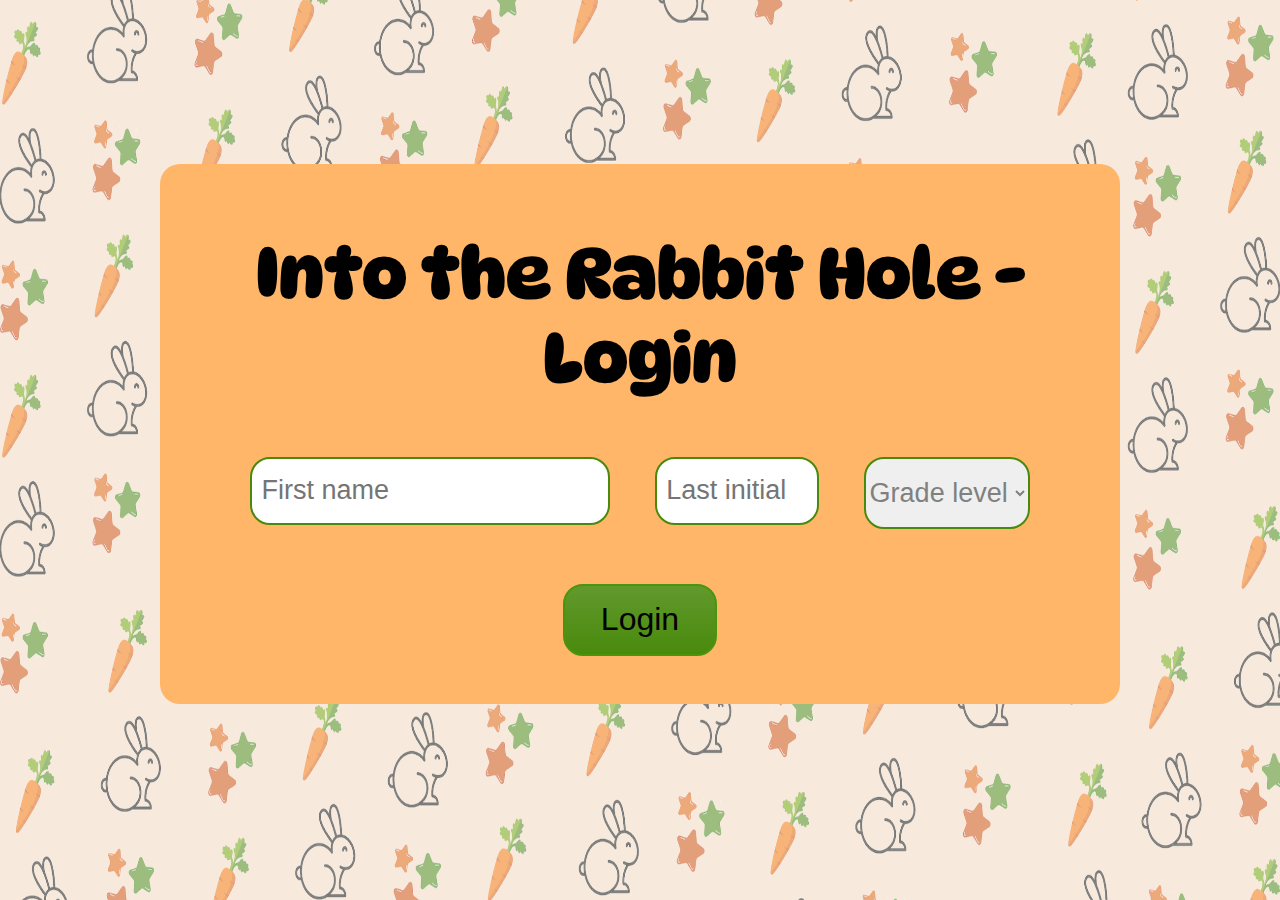
<file: index.html>
<!DOCTYPE html>
<html>
<head>

    <meta charset="UTF-8">
    <meta name="viewport" content="width=device-width, initial-scale=1.0">
    <title>Into the Rabbit Hole - Login</title>
    <link rel="stylesheet" href="static/css/styles.css">

    <link rel="preconnect" href="https://fonts.googleapis.com">
    <link rel="preconnect" href="https://fonts.gstatic.com" crossorigin>
    <link href="https://fonts.googleapis.com/css2?family=DynaPuff:wght@400..700&display=swap" rel="stylesheet">

</head>
<body>
  <img id="BackgroundImage" style="width: 100%; height: 100%; left: 0%; top: 0%; opacity: 50%; position: absolute" src="static/assets/ITRH_Design_Background.png" alt="Background Image" /> 

  <script>
    function changeFontColor(inputId) {
      document.getElementById(inputId).style.color = 'black';
    }

    function validateForm() {
      console.log("login was clicked")
      var input1 = document.getElementById("input1").value;
      var input2 = document.getElementById("input2").value;
      var input3 = document.getElementById("input3").value;
      if (input1.trim() === '' || input2.trim() === '' || input3.trim() === '') {
        alert("Please fill in all three fields.");
        return false;
      }

      // save current user's info to local storage
      addUser(input1, input2, input3);

      // Redirect to dfs_animation.html on successful validation
      window.location.href = 'dfs_animation.html';
  
      return false; // Prevent form submission
    }

    /**
     * Add new users to locally stored JSON object
    **/
    function addUser(firstName, lastInitial, gradeLevel) {
        // TODO: check that this is working and implement other aspects of data collection and storage in browser cookies
        // TODO: once data is saved in cookies and someone signs out, email me the data if possible so it is not lost or overriden by the next user 
        user_identifying_info = {
          fname : firstName,
          linitial : lastInitial,
          gradelevel : gradeLevel,
          logintime : Math.floor(Date.now() / 1000) // current time in seconds (time since 1970)
        }

        localStorage.setItem('userinfo', JSON.stringify(user_identifying_info));

        // set challenge level number to 1 for later use 
        localStorage.setItem('challenge_level_number', 1);
    }


  </script>

<div class="form-container">
  <h1 class="dynapuff-introTitle">Into the Rabbit Hole - Login</h1>

  <form id="stringForm" onsubmit="return validateForm()" method="post" style="text-align: left;">
    
    <div class="name-container" style="display: flex; gap: 5vh; margin-bottom: 10px;">
        <input type="text" id="input1" name="input1" placeholder="First name" required 
               oninput="changeFontColor('input1')" 
               style="flex: 1; margin-left: 10vh; width: 10vw; height: 5vh; font-size: 3vh; color: gray; border: 0.2vw solid rgba(73, 138, 12, 1); border-radius: 20px;">
        
        <input type="text" id="input2" name="input2" placeholder="Last initial" required 
               oninput="changeFontColor('input2')" 
               style="width: 11vw; height: 5vh; font-size: 3vh; color: gray; border: 0.2vw solid rgba(73, 138, 12, 1); border-radius: 20px;">

        <select id="input3" name="input3" required onchange="changeFontColor('input3')" 
          style="margin-right: 10vh; width: 13vw; height: 8vh; margin-bottom: 10px; font-size: 3vh; color: gray; left: 10%; border: 0.2vw solid rgba(73, 138, 12, 1); border-radius: 20px;">
          <option value="" style="font-size: 22px; color: gray;" disabled selected>Grade level</option>
          <option value="6" style="font-size: 22px; color: gray;">6</option>
          <option value="7" style="font-size: 22px; color: gray;">7</option>
          <option value="8" style="font-size: 22px; color: gray;">8</option>
       </select>
    </div>

    <button type="submit" style="margin: 0 auto; display: block; margin-top: 5vh; width:12vw; height: 8vh; font-family: Arial; font-size: 2.5vw; border: 0.2vw solid rgba(73, 150, 12, 1); border-radius: 20px; cursor: pointer; background-image: linear-gradient(to bottom, rgba(73, 138, 12, 0.85), rgba(73, 138, 12, 1.0));">
      Login
    </button>

  </form>
  
</div>

</body>
</html>
</file>
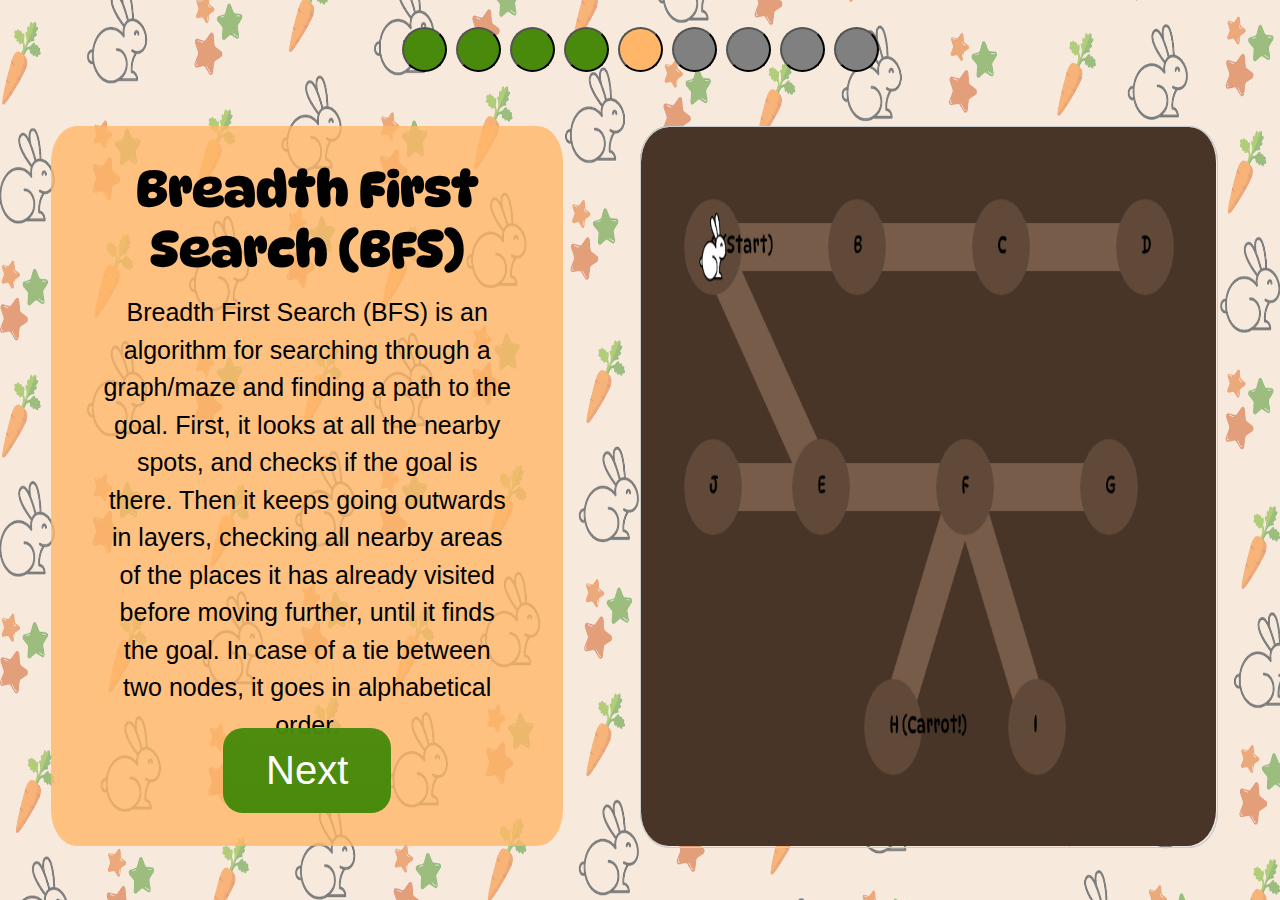
<file: bfs_animation.html>
<!DOCTYPE html>
<html lang="en">
<head>
    <meta charset="UTF-8">
    <meta name="viewport" content="width=device-width, initial-scale=1.0">
    <title>Into the Rabbit Hole - BFS 0</title>
    <link rel="stylesheet" href="static/css/styles.css">

    <link rel="preconnect" href="https://fonts.googleapis.com">
    <link rel="preconnect" href="https://fonts.gstatic.com" crossorigin>
    <link href="https://fonts.googleapis.com/css2?family=DynaPuff:wght@400..700&display=swap" rel="stylesheet">

</head>
<body data-page-id="bfs_animation">
    <img id="BackgroundImage" style="width: 100%; height: 100%; left: 0%; top: 0%; opacity: 50%; position: absolute" src="static/assets/ITRH_Design_Background.png" alt="Background Image" /> 

    <div style="display: flex; gap: 1vh; justify-content: center; margin-top: 3vh; margin-bottom: 0vh;">
        <button class="progressButtonComplete"></button>
        <button class="progressButtonComplete"></button>
        <button class="progressButtonComplete"></button>
        <button class="progressButtonComplete"></button>
        <button class="progressButtonCurrent"></button>
        <button class="progressButtonFuture"></button>
        <button class="progressButtonFuture"></button>
        <button class="progressButtonFuture"></button>
        <button class="progressButtonFuture"></button>
    </div>

    <div class="container-dfs">
        <div class="left">
            <div class="instructions-container">
            
                <h1 class="dynapuff-title1">Breadth First Search (BFS)</h1>
                <p class="algorithm-explanation">
                    Breadth First Search (BFS) is an algorithm for searching through a graph/maze and finding a path to the goal.
                    First, it looks at all the nearby spots, and checks if the goal is there. Then it keeps going outwards in layers, checking all nearby areas of the places it has already visited before moving further, until it finds the goal. In case of a tie between two nodes, it goes in alphabetical order.                 </p>

                <a href="bfs_level1.html" class="next-button">Next</a>
            </div>
        </div>
        <div class="right">    
            <div class="canvas-container">
                <canvas id="dfs-animation" width="800" height="600"></canvas>
                <canvas id="rabbit-canvas" width="800" height="600"></canvas>
            </div>
        </div>
    </div>

    <script type = "module" src="static/js/animation.js"></script>
</body>
</html>
</file>
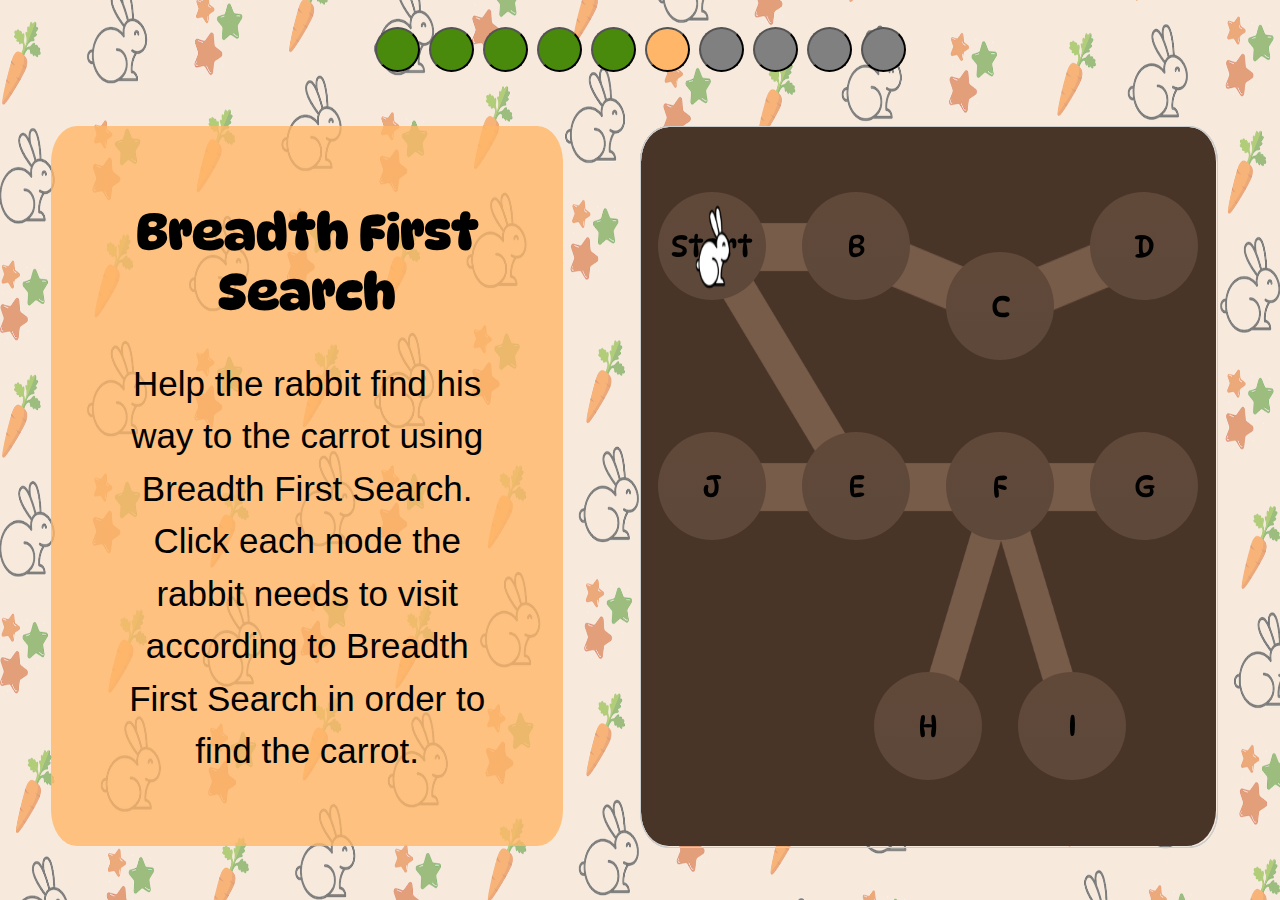
<file: bfs_level1.html>
<!DOCTYPE html>
<html lang="en">
<head>
    <meta charset="UTF-8">
    <meta name="viewport" content="width=device-width, initial-scale=1.0">
    <title>Into the Rabbit Hole - BFS 1</title>
    <link rel="stylesheet" href="static/css/styles.css">

    <link rel="preconnect" href="https://fonts.googleapis.com">
    <link rel="preconnect" href="https://fonts.gstatic.com" crossorigin>
    <link href="https://fonts.googleapis.com/css2?family=DynaPuff:wght@400..700&display=swap" rel="stylesheet">

</head>
<body data-page-id="bfs_level1">
    <img id="BackgroundImage" style="width: 100%; height: 100%; left: 0%; top: 0%; opacity: 50%; position: absolute" src="static/assets/ITRH_Design_Background.png" alt="Background Image" /> 
    <!-- <div class="transparent-background"> </div> -->

     <!-- progress bar -->
    <div style="display: flex; gap: 1vh; justify-content: center; margin-top: 3vh; margin-bottom: 0vh;">
        <button class="progressButtonComplete"></button>
        <button class="progressButtonComplete"></button>
        <button class="progressButtonComplete"></button>
        <button class="progressButtonComplete"></button>
        <button class="progressButtonComplete"></button>
        <button class="progressButtonCurrent"></button>
        <button class="progressButtonFuture"></button>
        <button class="progressButtonFuture"></button>
        <button class="progressButtonFuture"></button>
        <button class="progressButtonFuture"></button>
    </div>


    <div class="container-dfs">
        <div class="left">
            <div class = "instructions-container">
            
                <h1 class="dynapuff-title1">Breadth First Search</h1>

                <p class="instructions-text">
                        Help the rabbit find his way to the carrot using Breadth First Search. Click each node the rabbit needs to visit according to Breadth First Search in order to find the carrot.            
                </p>
            </div>
        </div>
        <div class="right">
            <div class="canvas-container">
                <canvas id="tunnelsystem" width="800" height="600"></canvas>
                <canvas id="rabbit-canvas" width="800" height="600" z-index="2"></canvas>
                <div class="button-container"></div>
                <div class="carrot-container"></div>

                <canvas id="error-canvas" width="800" height="600" z-index="5"></canvas>
                <div id="errorMessageDiv" class="error-message-div" style="display: none;"></div>

            </div>

        </div>
    </div>

    <!-- Hidden "Good Job" modal overlay -->
    <div id="congratulationsModal" class="modal-overlay" style="display: none;">
        <div class="modal-content">
            <h2>Carrot found! Good Job!</h2>
            <button id="nextLevelButton">Play Again</button>
        </div>
    </div>

    <script type = "module" src="static/js/playLevels.js"></script>
</body>
</html>
</file>
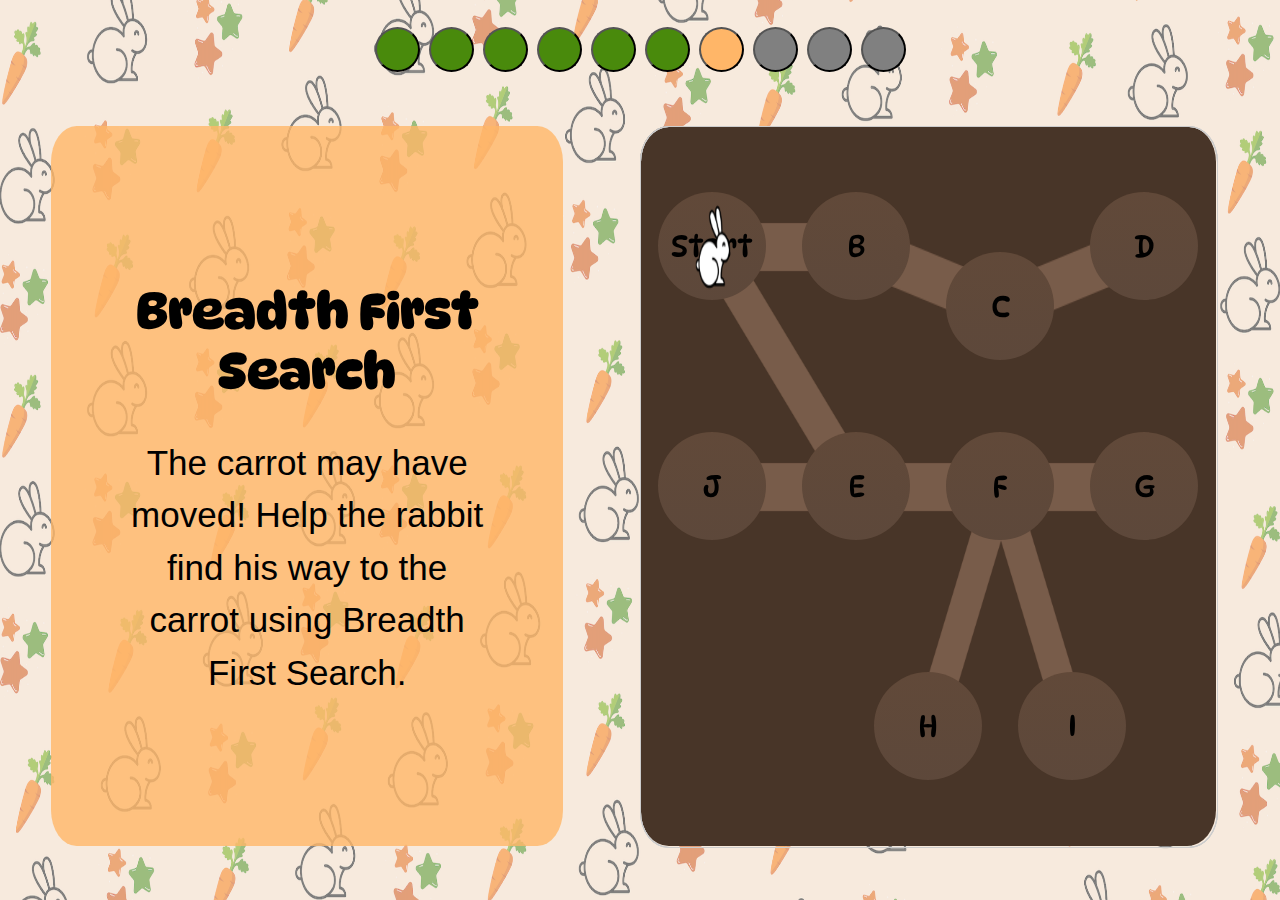
<file: bfs_level2.html>
<!DOCTYPE html>
<html lang="en">
<head>
    <meta charset="UTF-8">
    <meta name="viewport" content="width=device-width, initial-scale=1.0">
    <title>Into the Rabbit Hole - BFS 2</title>
    <link rel="stylesheet" href="static/css/styles.css">

    <link rel="preconnect" href="https://fonts.googleapis.com">
    <link rel="preconnect" href="https://fonts.gstatic.com" crossorigin>
    <link href="https://fonts.googleapis.com/css2?family=DynaPuff:wght@400..700&display=swap" rel="stylesheet">

</head>
<body data-page-id="bfs_level2">
    <img id="BackgroundImage" style="width: 100%; height: 100%; left: 0%; top: 0%; opacity: 50%; position: absolute" src="static/assets/ITRH_Design_Background.png" alt="Background Image" /> 
    <!-- <div class="transparent-background"> </div> -->

     <!-- progress bar -->
    <div style="display: flex; gap: 1vh; justify-content: center; margin-top: 3vh; margin-bottom: 0vh;">
        <button class="progressButtonComplete"></button>
        <button class="progressButtonComplete"></button>
        <button class="progressButtonComplete"></button>
        <button class="progressButtonComplete"></button>
        <button class="progressButtonComplete"></button>
        <button class="progressButtonComplete"></button>
        <button class="progressButtonCurrent"></button>
        <button class="progressButtonFuture"></button>
        <button class="progressButtonFuture"></button>
        <button class="progressButtonFuture"></button>
    </div>

    <div class="container-dfs">
        <div class="left">
            <div class = "instructions-container">
            
                <h1 class="dynapuff-title1">Breadth First Search</h1>

                <p class="instructions-text">
                    The carrot may have moved! Help the rabbit find his way to the carrot using Breadth First Search.            
                </p>
            </div>
        </div>
        <div class="right">
            <div class="canvas-container">
                <canvas id="tunnelsystem" width="800" height="600"></canvas>
                <canvas id="rabbit-canvas" width="800" height="600" z-index="2"></canvas>
                <div class="button-container"></div>
                <div class="carrot-container"></div>

                <canvas id="error-canvas" width="800" height="600" z-index="5"></canvas>
                <div id="errorMessageDiv" class="error-message-div" style="display: none;"></div>

            </div>

        </div>
    </div>

    <!-- Hidden "Good Job" modal overlay -->
    <div id="congratulationsModal" class="modal-overlay" style="display: none;">
        <div class="modal-content">
            <h2>Carrot found! Good Job!</h2>
            <button id="nextLevelButton">Play Again</button>
        </div>
    </div>

    <script type = "module" src="static/js/playLevels.js"></script>
</body>
</html>
</file>
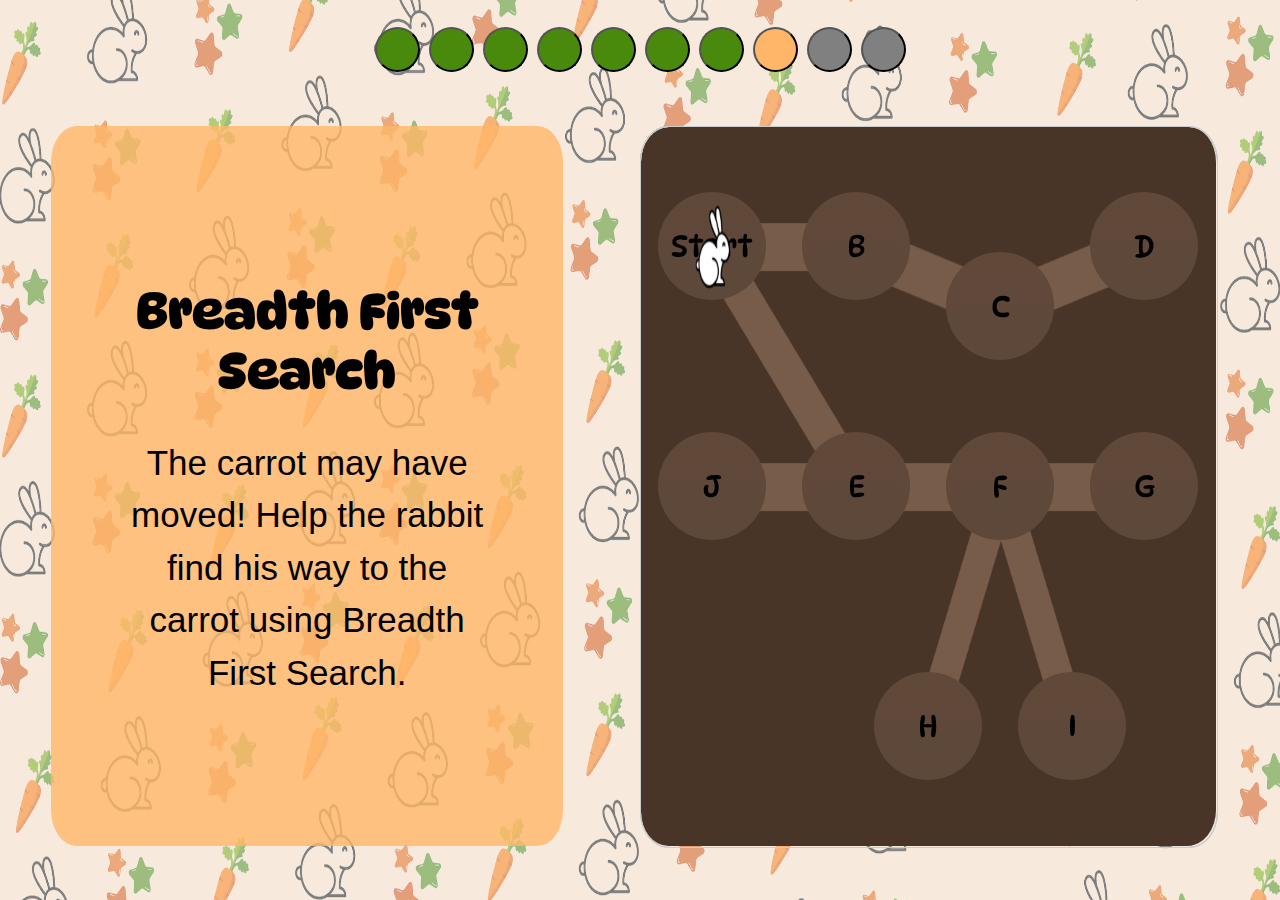
<file: bfs_level3.html>
<!DOCTYPE html>
<html lang="en">
<head>
    <meta charset="UTF-8">
    <meta name="viewport" content="width=device-width, initial-scale=1.0">
    <title>Into the Rabbit Hole - BFS 3</title>
    <link rel="stylesheet" href="static/css/styles.css">

    <link rel="preconnect" href="https://fonts.googleapis.com">
    <link rel="preconnect" href="https://fonts.gstatic.com" crossorigin>
    <link href="https://fonts.googleapis.com/css2?family=DynaPuff:wght@400..700&display=swap" rel="stylesheet">

</head>
<body data-page-id="bfs_level3">
    <img id="BackgroundImage" style="width: 100%; height: 100%; left: 0%; top: 0%; opacity: 50%; position: absolute" src="static/assets/ITRH_Design_Background.png" alt="Background Image" /> 
    <!-- <div class="transparent-background"> </div> -->

     <!-- progress bar -->
    <div style="display: flex; gap: 1vh; justify-content: center; margin-top: 3vh; margin-bottom: 0vh;">
        <button class="progressButtonComplete"></button>
        <button class="progressButtonComplete"></button>
        <button class="progressButtonComplete"></button>
        <button class="progressButtonComplete"></button>
        <button class="progressButtonComplete"></button>
        <button class="progressButtonComplete"></button>
        <button class="progressButtonComplete"></button>
        <button class="progressButtonCurrent"></button>
        <button class="progressButtonFuture"></button>
        <button class="progressButtonFuture"></button>
    </div>

    <div class="container-dfs">
        <div class="left">
            <div class = "instructions-container">
            
                <h1 class="dynapuff-title1">Breadth First Search</h1>

                <p class="instructions-text">
                    The carrot may have moved! Help the rabbit find his way to the carrot using Breadth First Search.            
                </p>
            </div>
        </div>
        <div class="right">
            <div class="canvas-container">
                <canvas id="tunnelsystem" width="800" height="600"></canvas>
                <canvas id="rabbit-canvas" width="800" height="600" z-index="2"></canvas>
                <div class="button-container"></div>
                <div class="carrot-container"></div>

                <canvas id="error-canvas" width="800" height="600" z-index="5"></canvas>
                <div id="errorMessageDiv" class="error-message-div" style="display: none;"></div>

            </div>

        </div>
    </div>

    <!-- Hidden "Good Job" modal overlay -->
    <div id="congratulationsModal" class="modal-overlay" style="display: none;">
        <div class="modal-content">
            <h2>Carrot found! Good Job!</h2>
            <button id="playAgainButton">Play Again</button>
            <button id="nextLevelButton">Next Level</button>
        </div>
    </div>

    <script type = "module" src="static/js/playLevels.js"></script>
</body>
</html>
</file>
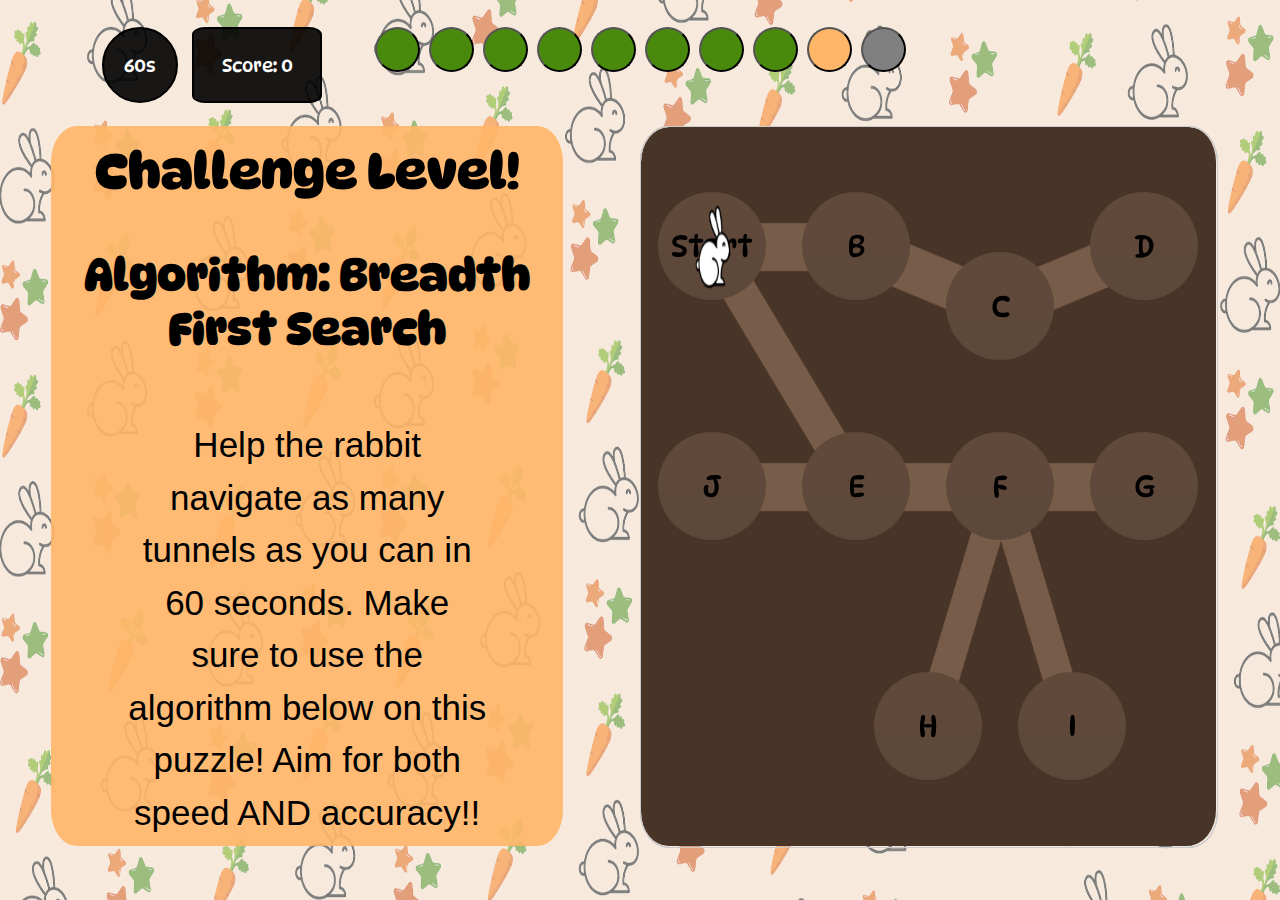
<file: challenge_level.html>
<!DOCTYPE html>
<html lang="en">
<head>
    <meta charset="UTF-8">
    <meta name="viewport" content="width=device-width, initial-scale=1.0">
    <title>Into the Rabbit Hole - Challenge</title>
    <link rel="stylesheet" href="static/css/styles.css">

    <link rel="preconnect" href="https://fonts.googleapis.com">
    <link rel="preconnect" href="https://fonts.gstatic.com" crossorigin>
    <link href="https://fonts.googleapis.com/css2?family=DynaPuff:wght@400..700&display=swap" rel="stylesheet">

</head>
<body data-page-id="challenge_level">
    <img id="BackgroundImage" style="width: 100%; height: 100%; left: 0%; top: 0%; opacity: 50%; position: absolute" src="static/assets/ITRH_Design_Background.png" alt="Background Image" /> 
    <!-- <div class="transparent-background"> </div> -->

     <!-- progress bar -->
    <div style="display: flex; gap: 1vh; justify-content: center; margin-top: 3vh; margin-bottom: 0vh;">
        <button class="progressButtonComplete"></button>
        <button class="progressButtonComplete"></button>
        <button class="progressButtonComplete"></button>
        <button class="progressButtonComplete"></button>
        <button class="progressButtonComplete"></button>
        <button class="progressButtonComplete"></button>
        <button class="progressButtonComplete"></button>
        <button class="progressButtonComplete"></button>
        <button class="progressButtonCurrent"></button>
        <button class="progressButtonFuture"></button>
    </div>

    <div class="container-dfs">
        <div class="left">
            <div class = "instructions-container">
            
                <h1 class="dynapuff-title1">Challenge Level!</h1>

                <h2 class="dynapuff-title2">Algorithm: ___</h2>

                <p class="instructions-text">
                        Help the rabbit navigate as many tunnels as you can in 60 seconds. Make sure to use the algorithm below on this puzzle! Aim for both speed AND accuracy!! 
                </p>

            </div>
        </div>
        <div class="right">
            <div class="canvas-container">
                <canvas id="tunnelsystem" width="800" height="600"></canvas>
                <canvas id="rabbit-canvas" width="800" height="600" z-index="2"></canvas>
                <div class="button-container"></div>
                <div class="carrot-container"></div>

                <canvas id="error-canvas" width="800" height="600" z-index="5"></canvas>
                <div id="errorMessageDiv" class="error-message-div" style="display: none;"></div>

            </div>

        </div>
    </div>

    <!-- Hidden "Good Job" modal overlay -->
    <div id="congratulationsModal" class="modal-overlay" style="display: none;">
        <div class="modal-content">
            <h2 style="margin-bottom: 4vh;">Time's up!<br>Good Job!</h2>
            <p id="userScore" style="font-family: DynaPuff; font-size: 5vh; margin-bottom: 2vh; margin-top: 0px;"> Score: </p>
            <button id="playAgainButton">Play Again</button>
            <button id="nextLevelButton">Next</button>
        </div>
    </div>

    <script type = "module"src="static/js/playLevels.js"></script>
</body>
</html>
</file>
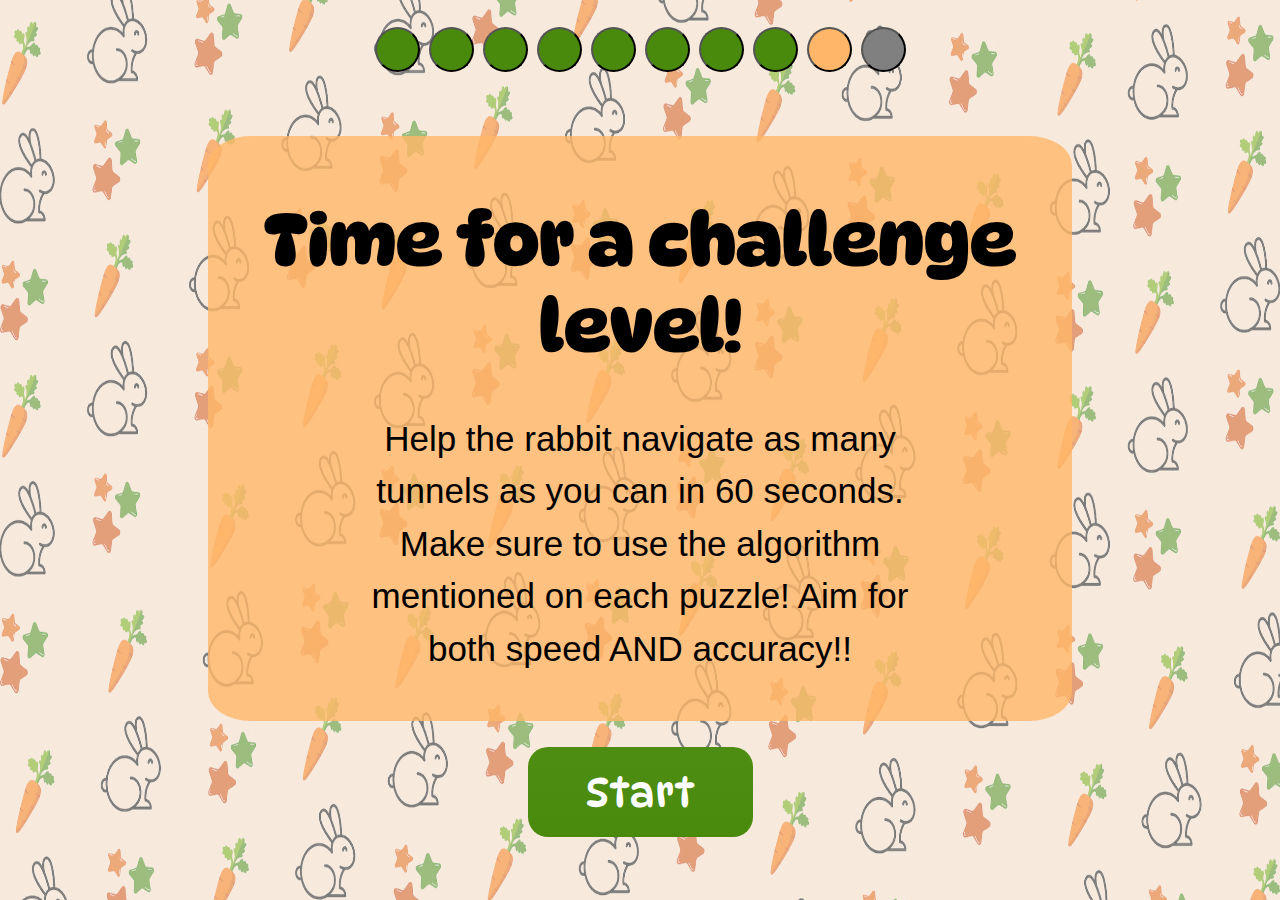
<file: challenge_level_intro.html>
<!DOCTYPE html>
<html lang="en">
<head>
    <meta charset="UTF-8">
    <meta name="viewport" content="width=device-width, initial-scale=1.0">
    <title>Into the Rabbit Hole - Challenge Instructions</title>
    <link rel="stylesheet" href="static/css/styles.css">

    <link rel="preconnect" href="https://fonts.googleapis.com">
    <link rel="preconnect" href="https://fonts.gstatic.com" crossorigin>
    <link href="https://fonts.googleapis.com/css2?family=DynaPuff:wght@400..700&display=swap" rel="stylesheet">
</head>
<body data-page-id="challenge_instructions">

    <script type="module">    
        window.startChallenge = function() {
            // Redirect back to challenge level page 
            window.location.href = "challenge_level.html";
        }
    </script>
    
    <img id="BackgroundImage" style="width: 100%; height: 100%; left: 0%; top: 0%; opacity: 50%; position: absolute" src="static/assets/ITRH_Design_Background.png" alt="Background Image" /> 
    
    <div style="display: flex; gap: 1vh; justify-content: center; margin-top: 3vh; margin-bottom: 0vh;">
        <button class="progressButtonComplete"></button>
        <button class="progressButtonComplete"></button>
        <button class="progressButtonComplete"></button>
        <button class="progressButtonComplete"></button>
        <button class="progressButtonComplete"></button>
        <button class="progressButtonComplete"></button>
        <button class="progressButtonComplete"></button>
        <button class="progressButtonComplete"></button>
        <button class="progressButtonCurrent"></button>
        <button class="progressButtonFuture"></button>
    </div>

    <div style="width: 120vh; position: relative; margin: auto; display: flex; justify-content: center; align-items: center; height: 92vh;">
        <div class="instructions-container" style="height: 65vh; top: -7%">   
            <h2 style="font-family: DynaPuff; font-size: 8vh; margin-bottom: 0vh;">Time for a challenge level!</h2>

            <p class="instructions-text">
                Help the rabbit navigate as many tunnels as you can in 60 seconds. Make sure to use the algorithm mentioned on each puzzle! Aim for both speed AND accuracy!! 
            </p>
        </div>

        <button class = "next-button" style="width: 25vh; height: 10vh; font-family: DynaPuff; top: 75%" onclick="startChallenge()">Start</button>

    </div>

    

    
</body>
</html>
</file>
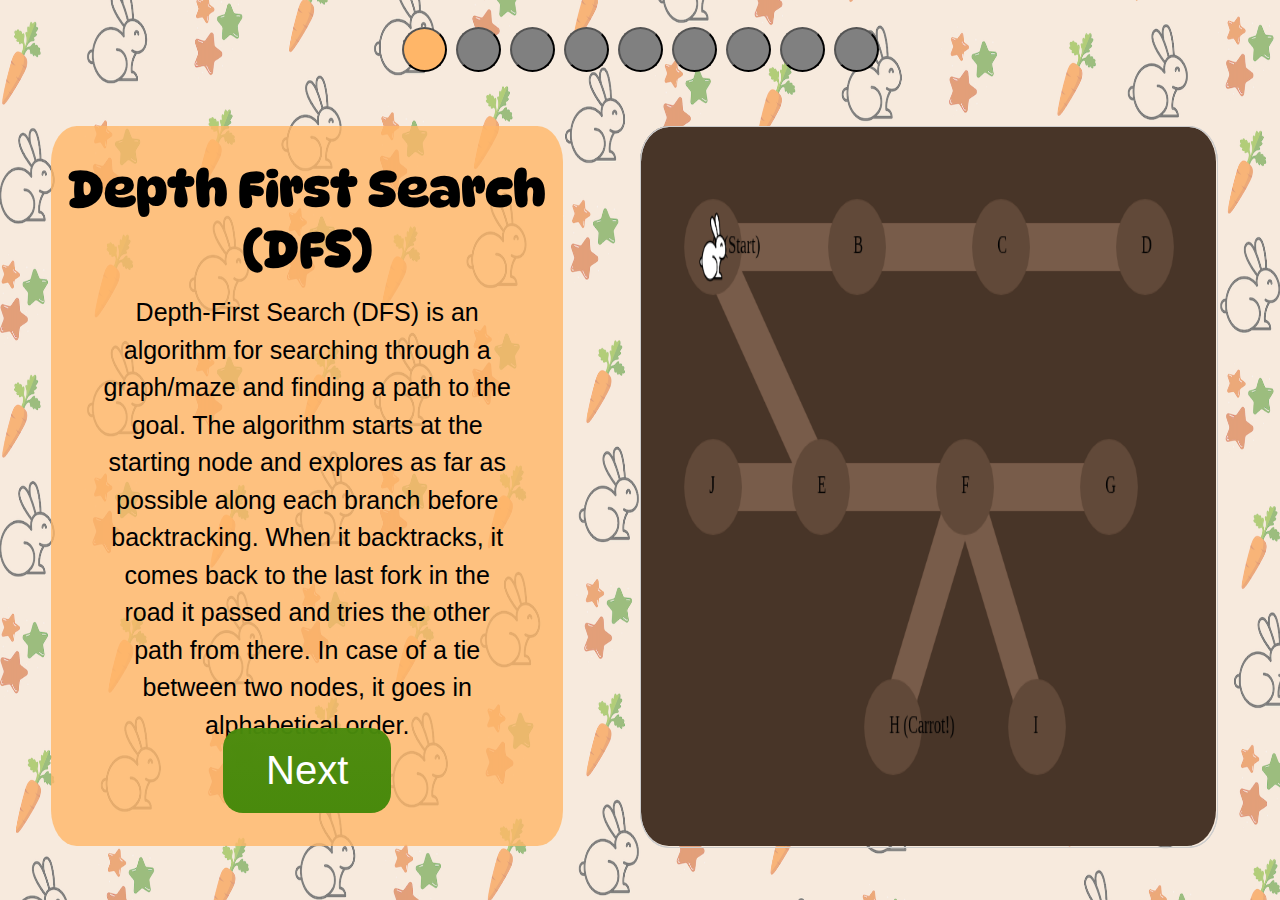
<file: dfs_animation.html>
<!DOCTYPE html>
<html lang="en">
<head>
    <meta charset="UTF-8">
    <meta name="viewport" content="width=device-width, initial-scale=1.0">
    <title>Into the Rabbit Hole - DFS 0</title>
    <link rel="stylesheet" href="static/css/styles.css">

    <link rel="preconnect" href="https://fonts.googleapis.com">
    <link rel="preconnect" href="https://fonts.gstatic.com" crossorigin>
    <link href="https://fonts.googleapis.com/css2?family=DynaPuff:wght@400..700&display=swap" rel="stylesheet">

</head>
<body data-page-id="dfs_animation">
    <img id="BackgroundImage" style="width: 100%; height: 100%; left: 0%; top: 0%; opacity: 50%; position: absolute" src="static/assets/ITRH_Design_Background.png" alt="Background Image" /> 

    <div style="display: flex; gap: 1vh; justify-content: center; margin-top: 3vh; margin-bottom: 0vh;">
        <button class="progressButtonCurrent"></button>
        <button class="progressButtonFuture"></button>
        <button class="progressButtonFuture"></button>
        <button class="progressButtonFuture"></button>
        <button class="progressButtonFuture"></button>
        <button class="progressButtonFuture"></button>
        <button class="progressButtonFuture"></button>
        <button class="progressButtonFuture"></button>
        <button class="progressButtonFuture"></button>
    </div>

    <div class="container-dfs">
        <div class="left">
            <div class="instructions-container">
            
                <h1 class="dynapuff-title1">Depth First Search (DFS)</h1>
                <p class="algorithm-explanation">
                    Depth-First Search (DFS) is an algorithm for searching through a graph/maze and finding a path to the goal.
                    The algorithm starts at the starting node and explores as far as possible along each branch before backtracking. When it backtracks, it comes back to the last fork in the road it passed and tries the other path from there. In case of a tie between two nodes, it goes in alphabetical order. 
                </p>

                <a href="dfs_level1.html" class="next-button">Next</a>
            </div>
        </div>
        <div class="right">    
            <div class="canvas-container">
                <canvas id="dfs-animation" width="800" height="600"></canvas>
                <canvas id="rabbit-canvas" width="800" height="600"></canvas>
            </div>
        </div>
    </div>

    <script type = "module" src="static/js/animation.js"></script>
</body>
</html>
</file>
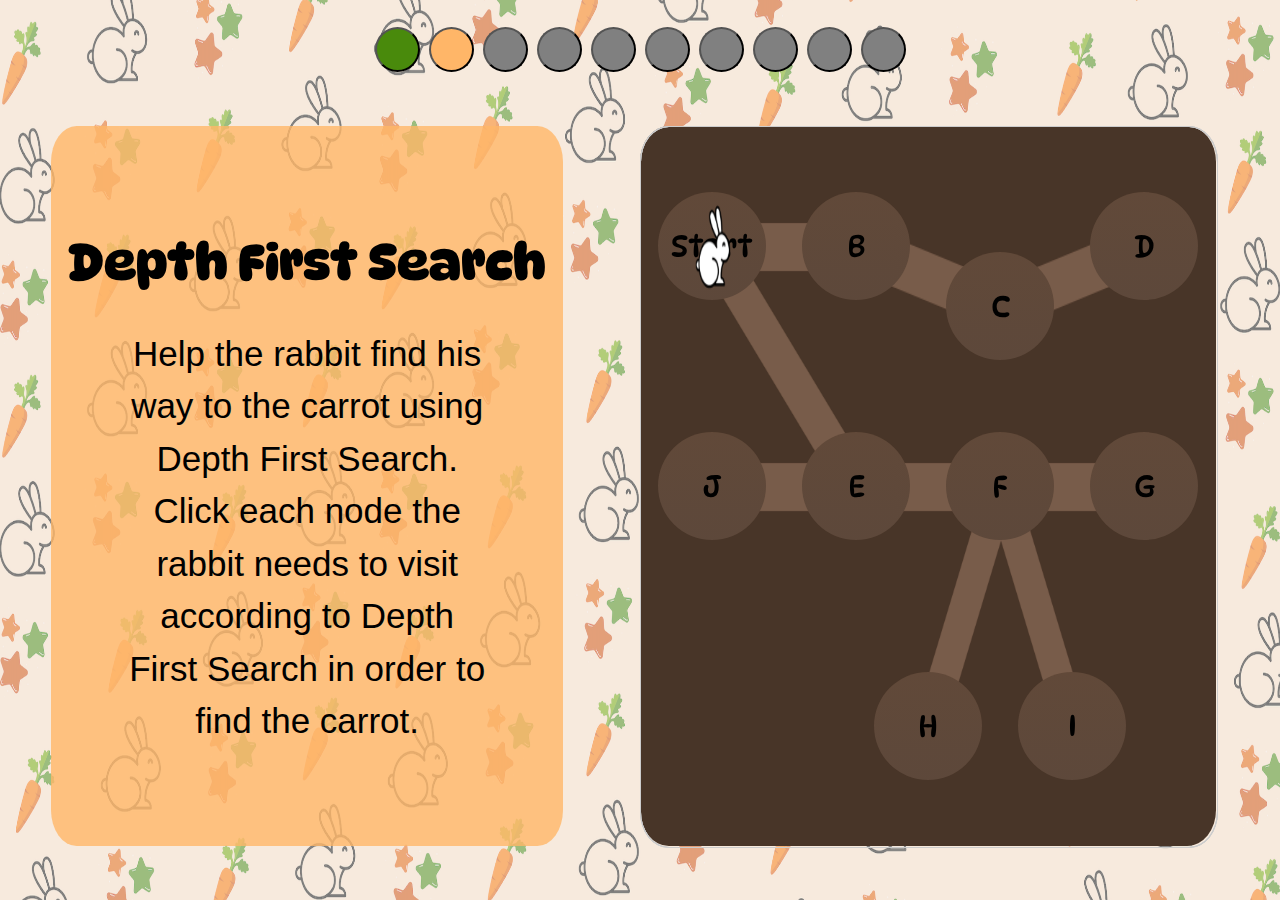
<file: dfs_level1.html>
<!DOCTYPE html>
<html lang="en">
<head>
    <meta charset="UTF-8">
    <meta name="viewport" content="width=device-width, initial-scale=1.0">
    <title>Into the Rabbit Hole - DFS 1</title>
    <link rel="stylesheet" href="static/css/styles.css">

    <link rel="preconnect" href="https://fonts.googleapis.com">
    <link rel="preconnect" href="https://fonts.gstatic.com" crossorigin>
    <link href="https://fonts.googleapis.com/css2?family=DynaPuff:wght@400..700&display=swap" rel="stylesheet">

</head>
<body data-page-id="dfs_level1">
    <img id="BackgroundImage" style="width: 100%; height: 100%; left: 0%; top: 0%; opacity: 50%; position: absolute" src="static/assets/ITRH_Design_Background.png" alt="Background Image" /> 
    <!-- <div class="transparent-background"> </div> -->

     <!-- progress bar -->
    <div style="display: flex; gap: 1vh; justify-content: center; margin-top: 3vh; margin-bottom: 0vh;">
        <button class="progressButtonComplete"></button>
        <button class="progressButtonCurrent"></button>
        <button class="progressButtonFuture"></button>
        <button class="progressButtonFuture"></button>
        <button class="progressButtonFuture"></button>
        <button class="progressButtonFuture"></button>
        <button class="progressButtonFuture"></button>
        <button class="progressButtonFuture"></button>
        <button class="progressButtonFuture"></button>
        <button class="progressButtonFuture"></button>
    </div>

    <div class="container-dfs">
        <div class="left">
            <div class = "instructions-container">
            
                <h1 class="dynapuff-title1">Depth First Search</h1>

                <p class="instructions-text">
                        Help the rabbit find his way to the carrot using Depth First Search. Click each node the rabbit needs to visit according to Depth First Search in order to find the carrot.            
                </p>
            </div>
        </div>
        <div class="right">
            <div class="canvas-container">
                <canvas id="tunnelsystem" width="800" height="600"></canvas>
                <canvas id="rabbit-canvas" width="800" height="600" z-index="2"></canvas>
                <div class="button-container"></div>
                <div class="carrot-container"></div>

                <canvas id="error-canvas" width="800" height="600" z-index="5"></canvas>
                <div id="errorMessageDiv" class="error-message-div" style="display: none;"></div>

            </div>

        </div>
    </div>

    <!-- Hidden "Good Job" modal overlay -->
    <div id="congratulationsModal" class="modal-overlay" style="display: none;">
        <div class="modal-content">
            <h2>Carrot found! Good Job!</h2>
            <button id="nextLevelButton">Play Again</button>
        </div>
    </div>

    <script type = "module" src="static/js/playLevels.js"></script>
</body>
</html>
</file>
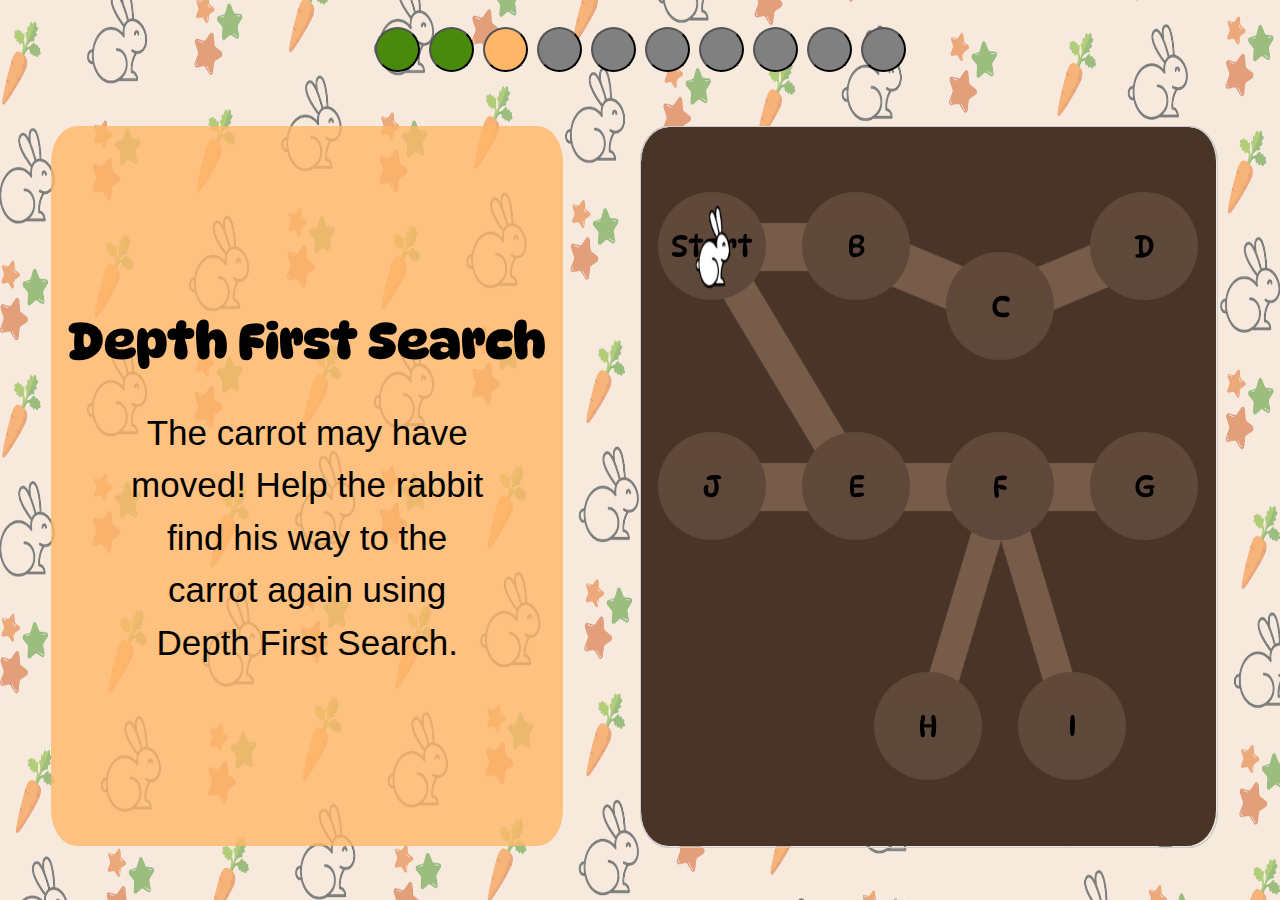
<file: dfs_level2.html>
<!DOCTYPE html>
<html lang="en">
<head>
    <meta charset="UTF-8">
    <meta name="viewport" content="width=device-width, initial-scale=1.0">
    <title>Into the Rabbit Hole - DFS 2</title>
    <link rel="stylesheet" href="static/css/styles.css">

    <link rel="preconnect" href="https://fonts.googleapis.com">
    <link rel="preconnect" href="https://fonts.gstatic.com" crossorigin>
    <link href="https://fonts.googleapis.com/css2?family=DynaPuff:wght@400..700&display=swap" rel="stylesheet">

</head>
<body data-page-id="dfs_level2">
    <img id="BackgroundImage" style="width: 100%; height: 100%; left: 0%; top: 0%; opacity: 50%; position: absolute" src="static/assets/ITRH_Design_Background.png" alt="Background Image" /> 
    <!-- <div class="transparent-background"> </div> -->

    <!-- progress bar -->
    <div style="display: flex; gap: 1vh; justify-content: center; margin-top: 3vh; margin-bottom: 0vh;">
        <button class="progressButtonComplete"></button>
        <button class="progressButtonComplete"></button>
        <button class="progressButtonCurrent"></button>
        <button class="progressButtonFuture"></button>
        <button class="progressButtonFuture"></button>
        <button class="progressButtonFuture"></button>
        <button class="progressButtonFuture"></button>
        <button class="progressButtonFuture"></button>
        <button class="progressButtonFuture"></button>
        <button class="progressButtonFuture"></button>
    </div>

    <div class="container-dfs">
        <div class="left">
            <div class = "instructions-container">
            
                <h1 class="dynapuff-title1">Depth First Search</h1>

                <p class="instructions-text">
                        The carrot may have moved! Help the rabbit find his way to the carrot again using Depth First Search.             
                </p>
            </div>
        </div>
        <div class="right">
            <div class="canvas-container">
                <canvas id="tunnelsystem" width="800" height="600"></canvas>
                <canvas id="rabbit-canvas" width="800" height="600" z-index="2"></canvas>
                <div class="button-container"></div>
                <div class="carrot-container"></div>

                <canvas id="error-canvas" width="800" height="600" z-index="5"></canvas>
                <div id="errorMessageDiv" class="error-message-div" style="display: none;"></div>

            </div>

        </div>
    </div>

    <!-- Hidden "Good Job" modal overlay -->
    <div id="congratulationsModal" class="modal-overlay" style="display: none;">
        <div class="modal-content">
            <h2>Carrot found! Good Job!</h2>
            <button id="nextLevelButton">Play Again</button>
        </div>
    </div>

    <script type = "module" src="static/js/playLevels.js"></script>
</body>
</html>
</file>
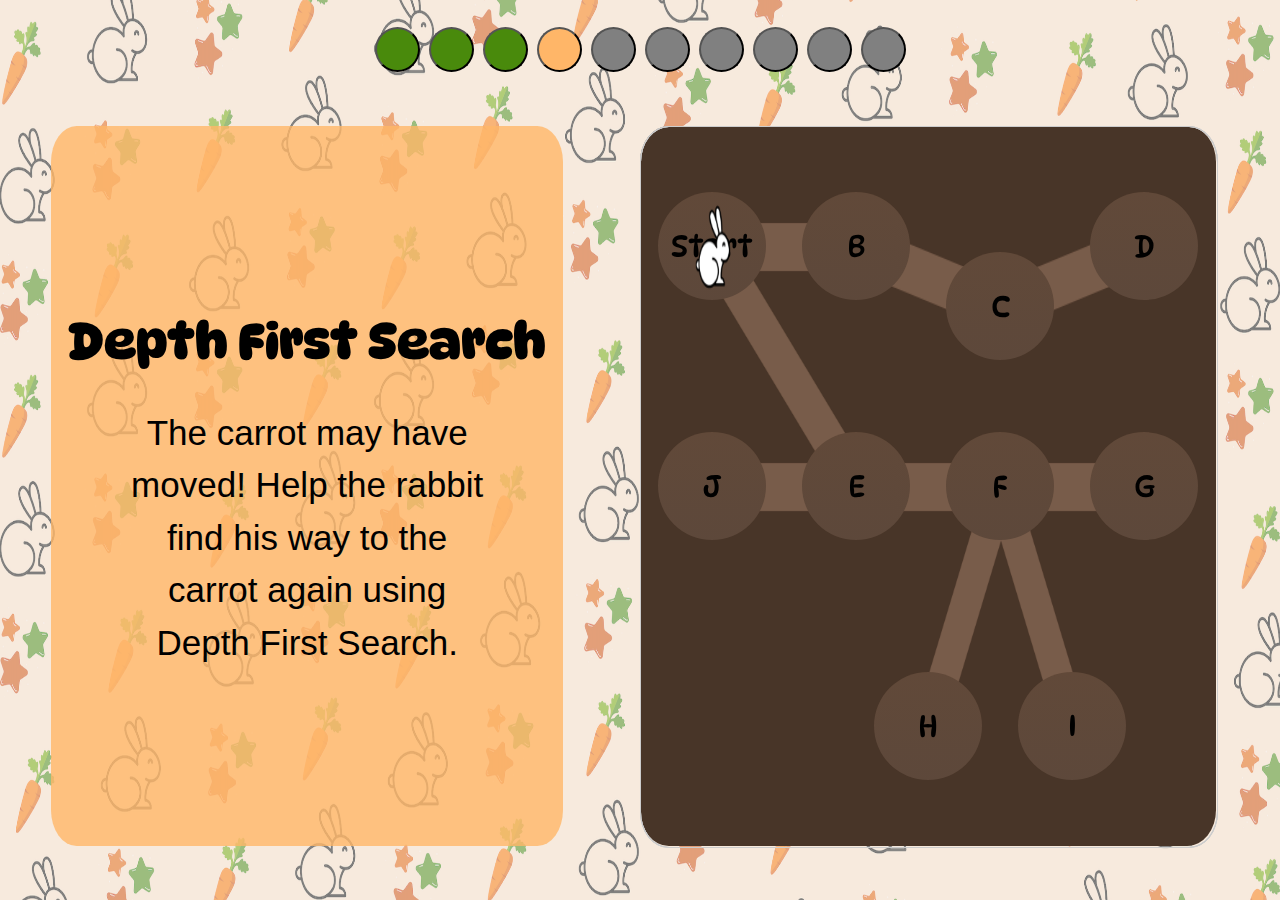
<file: dfs_level3.html>
<!DOCTYPE html>
<html lang="en">
<head>
    <meta charset="UTF-8">
    <meta name="viewport" content="width=device-width, initial-scale=1.0">
    <title>Into the Rabbit Hole - DFS 3</title>
    <link rel="stylesheet" href="static/css/styles.css">

    <link rel="preconnect" href="https://fonts.googleapis.com">
    <link rel="preconnect" href="https://fonts.gstatic.com" crossorigin>
    <link href="https://fonts.googleapis.com/css2?family=DynaPuff:wght@400..700&display=swap" rel="stylesheet">

</head>
<body data-page-id="dfs_level3">
    <img id="BackgroundImage" style="width: 100%; height: 100%; left: 0%; top: 0%; opacity: 50%; position: absolute" src="static/assets/ITRH_Design_Background.png" alt="Background Image" /> 
    <!-- <div class="transparent-background"> </div> -->

     <!-- progress bar -->
    <div style="display: flex; gap: 1vh; justify-content: center; margin-top: 3vh; margin-bottom: 0vh;">
        <button class="progressButtonComplete"></button>
        <button class="progressButtonComplete"></button>
        <button class="progressButtonComplete"></button>
        <button class="progressButtonCurrent"></button>
        <button class="progressButtonFuture"></button>
        <button class="progressButtonFuture"></button>
        <button class="progressButtonFuture"></button>
        <button class="progressButtonFuture"></button>
        <button class="progressButtonFuture"></button>
        <button class="progressButtonFuture"></button>
    </div>

    <div class="container-dfs">
        <div class="left">
            <div class = "instructions-container">
            
                <h1 class="dynapuff-title1">Depth First Search</h1>

                <p class="instructions-text">
                        The carrot may have moved! Help the rabbit find his way to the carrot again using Depth First Search.             
                </p>
            </div>
        </div>
        <div class="right">
            <div class="canvas-container">
                <canvas id="tunnelsystem" width="800" height="600"></canvas>
                <canvas id="rabbit-canvas" width="800" height="600" z-index="2"></canvas>
                <div class="button-container"></div>
                <div class="carrot-container"></div>

                <canvas id="error-canvas" width="800" height="600" z-index="5"></canvas>
                <div id="errorMessageDiv" class="error-message-div" style="display: none;"></div>

            </div>

        </div>
    </div>

    <!-- Hidden "Good Job" modal overlay -->
    <div id="congratulationsModal" class="modal-overlay" style="display: none;">
        <div class="modal-content">
            <h2>Carrot found! Good Job!</h2>
            <button id="playAgainButton">Play Again</button>
            <button id="nextLevelButton">Next Level</button>
        </div>
    </div>

    <script type = "module" src="static/js/playLevels.js"></script>
</body>
</html>
</file>
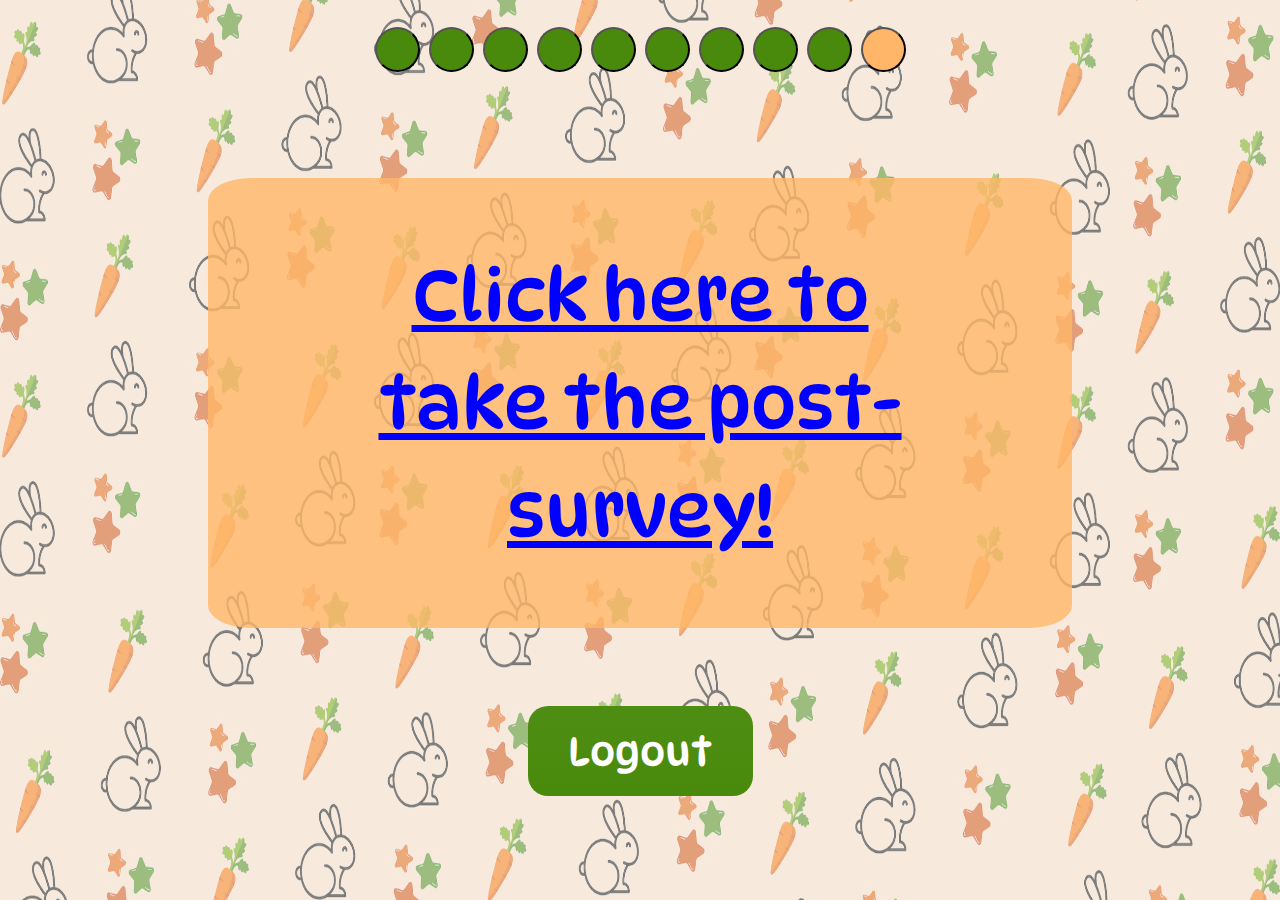
<file: postsurvey_link.html>
<!DOCTYPE html>
<html lang="en">
<head>
    <meta charset="UTF-8">
    <meta name="viewport" content="width=device-width, initial-scale=1.0">
    <title>Into the Rabbit Hole - Post-Survey</title>
    <link rel="stylesheet" href="static/css/styles.css">

    <link rel="preconnect" href="https://fonts.googleapis.com">
    <link rel="preconnect" href="https://fonts.gstatic.com" crossorigin>
    <link href="https://fonts.googleapis.com/css2?family=DynaPuff:wght@400..700&display=swap" rel="stylesheet">
</head>
<body data-page-id="postsurvey_link">

    <script type = "module" src="static/js/dataCollection.js"></script>

    <script type="module">
        import { saveUserDataToComputer } from './static/js/dataCollection.js';
    
        window.logout = function() {
            // Save data to computer 
            saveUserDataToComputer();
    
            // Redirect back to login page 
            window.location.href = "index.html";
        }

        window.saveData = function() {
            // save data to computer 
            saveUserDataToComputer();
        }
    </script>
    

    
    <img id="BackgroundImage" style="width: 100%; height: 100%; left: 0%; top: 0%; opacity: 50%; position: absolute" src="static/assets/ITRH_Design_Background.png" alt="Background Image" /> 
    
    <div style="display: flex; gap: 1vh; justify-content: center; margin-top: 3vh; margin-bottom: 0vh;">
        <button class="progressButtonComplete"></button>
        <button class="progressButtonComplete"></button>
        <button class="progressButtonComplete"></button>
        <button class="progressButtonComplete"></button>
        <button class="progressButtonComplete"></button>
        <button class="progressButtonComplete"></button>
        <button class="progressButtonComplete"></button>
        <button class="progressButtonComplete"></button>
        <button class="progressButtonComplete"></button>
        <button class="progressButtonCurrent"></button>
    </div>

    <div style="width: 120vh; position: relative; margin: auto; display: flex; justify-content: center; align-items: center; height: 92vh;">
        <div class="instructions-container" style="height: 50vh; top: -10%">            
            <p class="instructions-text" style="margin-top: 5%; ">
                <a href="https://utsa.az1.qualtrics.com/jfe/form/SV_81eYGUcKmOSXXjE" target="_blank" onclick="saveData()" style="color: blue; text-decoration: underline; font-family: DynaPuff; font-size: 8vh;">
                    Click here to take the post-survey!
                </a>
            </p>
        </div>

        <button class = "next-button" style="width: 25vh; height: 10vh; font-family: DynaPuff; top: 70%" onclick="logout()">Logout</button>

    </div>

    

    
</body>
</html>
</file>
<file: static/css/styles.css>
html, body {
    margin: 0;
    padding: 0;
    width: 100vw;  /* Ensure the width doesn't exceed the viewport */
    height: 100vh; /* Ensure the body and html fill the viewport */
    overflow: hidden; /* Prevent scrolling */
    box-sizing: border-box;
}

.progressButtonComplete {
    position: relative;
    width: 5vh;
    height: 5vh;
    border-radius: 50%;
    outline: rgb(73, 138, 12);
    background-color: rgb(73, 138, 12);
    padding: 0;
    margin: 0;
    
  }
  .progressButtonCurrent {
    position: relative;
    width: 5vh;
    height: 5vh;
    border-radius: 50%;
    outline: rgba(255,182,104);
    background-color: rgba(255,182,104);
    padding: 0;
    margin: 0;
    
  }
  .progressButtonFuture {
    position: relative;
    width: 5vh;
    height: 5vh;
    border-radius: 50%;
    outline: grey;
    background-color: grey;
    padding: 0;
    margin: 0;
    
  }

.form-container {
    position: absolute;
    width: 75%;
    height: 60%;
    top: 46%;
    left: 50%;
    transform: translate(-50%, -50%);
    margin-top: 20px;
    background-image: linear-gradient(to bottom, rgba(255,182,104, 1.0), rgba(255,182,104, 1.0));
    border-radius: 20px;
  }

  input[type="text"], button {
    padding: 1%;
    font-size: 1.5vw;
    margin-bottom: 1%;
    width: 100%;
  }
  

  buttonlogin {
    background-color: #4CAF50;
    color: white;
    border: none;
    cursor: pointer;
    margin: 40%;
    z-index: 10;
  }

  buttonlogin:hover {
    opacity: 0.7;
  }

/* Title style using DynaPuff font */
.dynapuff-introTitle {
    font-family: "DynaPuff", system-ui;
    font-optical-sizing: auto;
    font-weight: 700;  /* You can change to 400, 500, 600, etc., based on the weight you prefer */
    font-style: normal;
    font-variation-settings: "wdth" 100;
    font-size: 70px;
    border-radius: 5%;
    margin-bottom: 6%;
    margin-top: 7%;
    color: #785c4a;
    color: black;
}
.dynapuff-title1 {
    font-family: "DynaPuff", system-ui;
    font-optical-sizing: auto;
    font-weight: 700;  /* You can change to 400, 500, 600, etc., based on the weight you prefer */
    font-style: normal;
    font-variation-settings: "wdth" 100;
    font-size: 50px;
    border-radius: 5%;
    margin-bottom: 2%;
    color: #785c4a;
    color: black;
    z-index: 10;
}
.dynapuff-title2 {
    font-family: "DynaPuff", system-ui;
    font-optical-sizing: auto;
    font-weight: 700;  /* You can change to 400, 500, 600, etc., based on the weight you prefer */
    font-style: normal;
    font-variation-settings: "wdth" 100;
    font-size: 45px;
}

.instructions-text {
    font-family: "Arial";
    font-optical-sizing: auto;
    font-size: 35px;
    margin: 5%;
    margin-top: 5%;
    margin-left: 15%;
    margin-right: 15%;
    line-height: 1.5;
}

.algorithm-explanation {
    font-family: "Arial";
    font-optical-sizing: auto;
    font-size: 25px;
    margin: 5%;
    margin-top: 1%;
    margin-left: 10%;
    margin-right: 10%;
    margin-bottom: 20%;
    line-height: 1.5;
}

body {
    font-family: Arial, sans-serif;
    background-color: #f0f0f0;
    margin: 0;
    padding: 0;
}

.container {
    display: flex;
    justify-content: space-between;
    padding: 20px;
}

/* Parent container: Ensure both left and right sections are aligned */
.container-dfs {
    display: flex;
    justify-content: space-between;
    align-items: center;  
    height: 92vh;   
    width: 100%;         
    padding: 0px;   
     
}

/* Ensure the canvas container is positioned correctly */
.canvas-container {
    position: relative;
    width: 90%;
    height: 80vh;
    background-color: rgba(72, 53, 40, 1);

    align-items: center;
    top: 0;                 /* Remove the top offset */
    border-radius: 5%;
    display: flex;          /* Optional: Ensure centering inside */
    justify-content: center;
}

/* Instructions container */
.instructions-container {
    position: relative;
    width: 100%;
    height: 80vh;
    background-color: rgb(255,182,104, 0.8);

    align-items: center;
    top: 0;               /* Remove the top offset */
    border-radius: 5%;
    margin-left: 10%;
    margin-right: 10%;
    z-index: 1;
    display: flex;
    flex-direction: column;
    justify-content: center;
}


.left {
    width: 40%;
    top: 10%;
    left: 10%;
}

.left-small {
    width: 20%;
}

.right-big {
    width: 70%;
}

.right {
    width: 50%;
}

body {
    text-align: center;  /* Horizontally centers inline elements */
    margin: 0;
    padding: 0;
}

.next-button {
    display: inline-block;
    padding: 10px 20px;
    font-size: 16px;
    color: black;
    border: 1px solid black; 
    text-align: center;
    text-decoration: none;
    cursor: pointer;
    position: absolute;  /* Position the button at the bottom of the body */
    bottom: 5vh;   
}
.next-button:hover {
    opacity: 0.95;
}

.button-container {
    position: absolute; /* Absolute position to overlay on top of the canvas */
    top: 0;
    left: 0;
    width: 100%;
    height: 80vh;
    /*background-color: #123456;*/
    z-index: 3; /* Ensure the button container is above the canvas */
    pointer-events: none; /* Allow clicks to pass through the container if necessary */
}

.carrot-container {
    position: absolute; /* Absolute position to overlay on top of the canvas */
    top: 0;
    left: 0;
    width: 100%;
    height: 80vh;
    /*background-color: #123456;*/
    z-index: 10; /* Ensure the button container is above the canvas */
    pointer-events: none; /* Allow clicks to pass through the container if necessary */
}

/* Buttons inside button-container */
.button-container button {
    position: absolute;
    z-index: 4; /* Ensure buttons are on top of both canvases */
    pointer-events: all; /* Make buttons clickable */
    background-color: #123456;
}

canvas {
    width: 100%;    /* Set the width of the canvas to 100% of its container */
    height: 100%;   /* Set the height of the canvas to match its container */
    border: 1px solid #ccc;  /* Optional: Add a border for visibility */
    position: absolute;
    top: 0;
    left: 0;
    border-radius: 5%;

}

#rabbit-canvas {
    z-index: 4;  /* Rabbit canvas on top of background */
    pointer-events: none; /* Allow interactions through this canvas */
}

#v1error-message-div {
    position: absolute;
    z-index: 9999;  /* error div on top of rabbit canvas */
    pointer-events: none; /* Allow interactions through this canvas */
}

#errorMessageDiv {
    position: absolute; /* Ensure absolute positioning */
    top: 0;
    left: 0;
    width: 100%;
    height: 100%;
    z-index: 9999;  /* Ensure it's on top of other elements */
    display: flex;
    justify-content: center;
    align-items: center;
    pointer-events: block; /* don't allow clicking of buttons through this layer */
    font-family: "DynaPuff", system-ui;
    font-size: 40px;
}

#tunnel-graph {
    width: 100%;
    height: 400px;
    border: 1px solid #ccc;
}

#timer {
    font-size: 24px;
    margin-bottom: 20px;
}

#error-message {
    color: red;
    margin-top: 10px;
}

.hidden {
    display: none;
}

.node {
    position: absolute;
    width: 40px;
    height: 40px;
    background-color: white;
    border: 2px solid black;
    border-radius: 50%;
    text-align: center;
    line-height: 40px;
    cursor: pointer;
}

.node-button {
    position: absolute;
    width: 40px;
    height: 40px;
    background-color: white;
    border: 2px solid black;
    border-radius: 50%;
    text-align: center;
    line-height: 40px;
    cursor: pointer;
}

.node.highlight {
    background-color: yellow;
}

/* Modal Overlay */
.modal-overlay {
    position: fixed;
    top: 0;
    left: 0;
    width: 100vw;
    height: 100vh;
    background-color: rgba(0, 0, 0, 0); 
    display: flex;
    justify-content: center;
    align-items: center;
    z-index: 1000; 
}

.transparent-background {
    position: fixed;
    top: 0;
    left: 0;
    width: 50vw;
    height: 50vh;
    background-color: rgba(0, 0, 0, 0.5); /* Semi-transparent black */
    display: flex;
    justify-content: center;
    align-items: center;
    z-index: 1; 
    border-radius: 5%;
}

/* Modal Content */
.modal-content {
    background-color: rgb(255,255,255);
    padding: 20px;
    border-radius: 50px;
    text-align: center;
    position: fixed;
    width: 55vh;
    height: 55vh;
    margin: 5vh;
    left: 6%;
    top: 18%;
    box-shadow: 0 4px 8px rgba(0, 0, 0, 0.2);
    transform: rotate(-10deg);
}

.modal-content h2 {
    margin-bottom: 15%;
    margin-top: 15%;
    font-family: "DynaPuff", system-ui;
    font-size: 60px;
}

/* Buttons */
.modal-content button {
    margin: 2%;
    padding: 20px;
    font-family: "Arial";
    font-size: 30px;
    width: 13vw;
    height: 10vh;
    /*background-color: rgb(73, 138, 12); */
    background-image: linear-gradient(to bottom, rgba(73, 138, 12, 0.85), rgba(73, 138, 12, 1.0));

    color: white;
    border: none;
    border-radius: 20px;
    cursor: pointer;
}

.modal-content button:hover {
    background-color: #45a049;
}

.next-button {
   
    margin: 5%;
    padding: 20px;
    font-family: "Arial";
    font-size: 40px;
    width: 10vw;
    height: 5vh;
    /*background-color: rgb(73, 138, 12); */
    background-image: linear-gradient(to bottom, rgba(73, 138, 12, 0.97), rgba(73, 138, 12, 1.0));

    color: white;
    border: none;
    border-radius: 20px;
    cursor: pointer;
    bottom: 1%;

}
.next-button:hover {
    background-color: #45a049;
}
</file>
